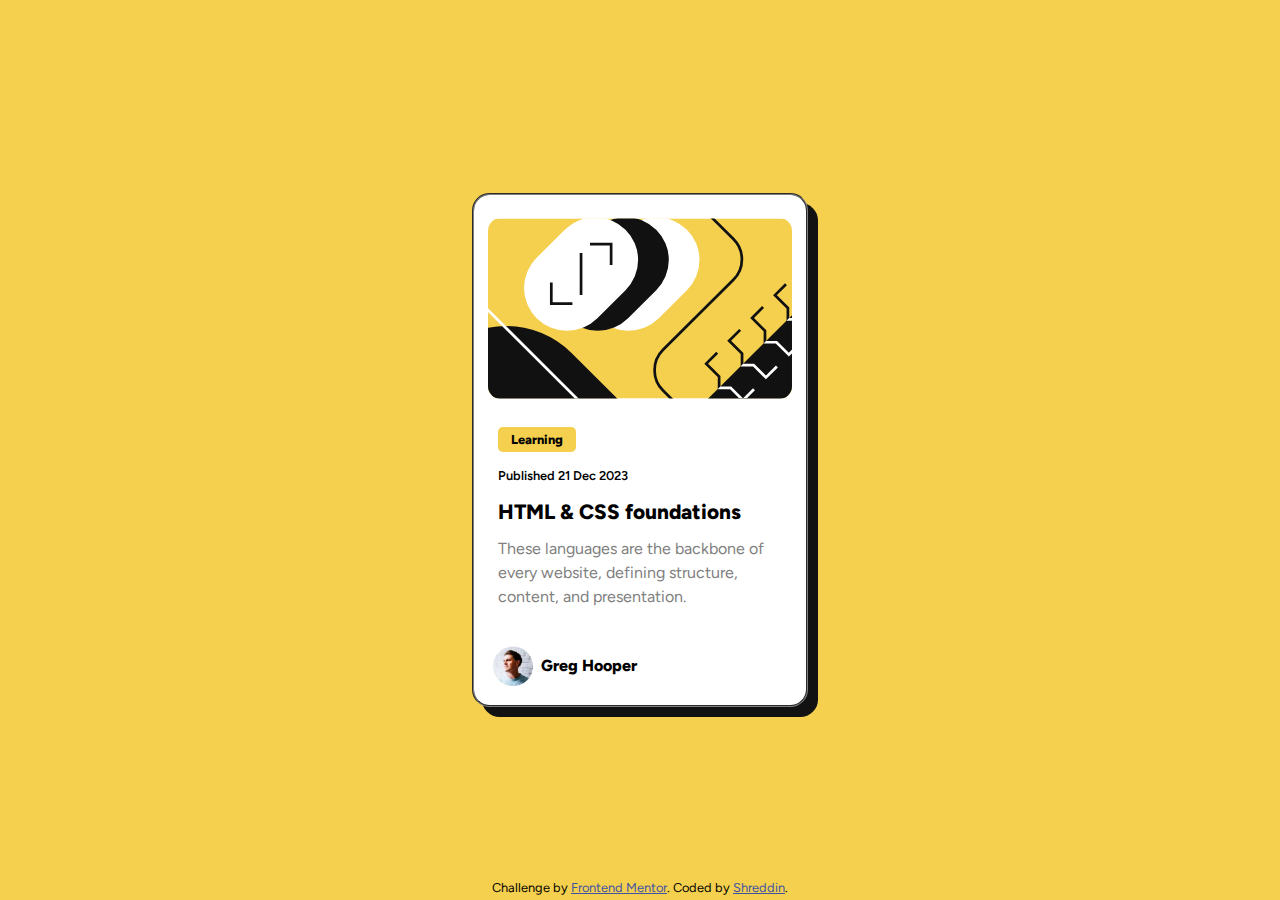
<file: Blog preview card/index.html>
<!DOCTYPE html>
<html lang="en">
	<head>
		<meta charset="UTF-8" />
		<meta name="viewport" content="width=device-width, initial-scale=1.0" />
		<!-- displays site properly based on user's device -->
		<link rel="icon" type="image/png" sizes="32x32" href="./images/favicon-32x32.png" />
		<title>Frontend Mentor | Blog preview card</title>
		<link rel="preconnect" href="https://fonts.googleapis.com" />
		<link rel="preconnect" href="https://fonts.gstatic.com" crossorigin />
		<link href="https://fonts.googleapis.com/css2?family=Figtree:wght@400;600;800&display=swap" rel="stylesheet" />
		<link rel="stylesheet" href="./style.css" />
	</head>

	<body>
		<main class="blog-container">
			<div class="blog-card">
				<div class="card-img">
          <img src="images/illustration-article.svg" alt="This is a blog image">
        </div>
				<div class="card-content">
					<p class="blog-tag">Learning</p>
					<p class="publish-date">Published 21 Dec 2023</p>
					<h1 class="blog-title">HTML & CSS foundations</h1>
					<p class="blog-text">
						These languages are the backbone of every website, defining structure, content, and presentation.
					</p>
				</div>
				<div class="author-info">
					<img class="avatar" src="./images/image-avatar.webp" alt="author avatar" />
					<p class="author-name">Greg Hooper</p>
				</div>
			</div>
		</main>

		<footer class="attribution">
			Challenge by <a href="https://www.frontendmentor.io?ref=challenge" target="_blank">Frontend Mentor</a>. Coded by
			<a href="#">Shreddin</a>.
		</footer>
	</body>
</html>
</file>
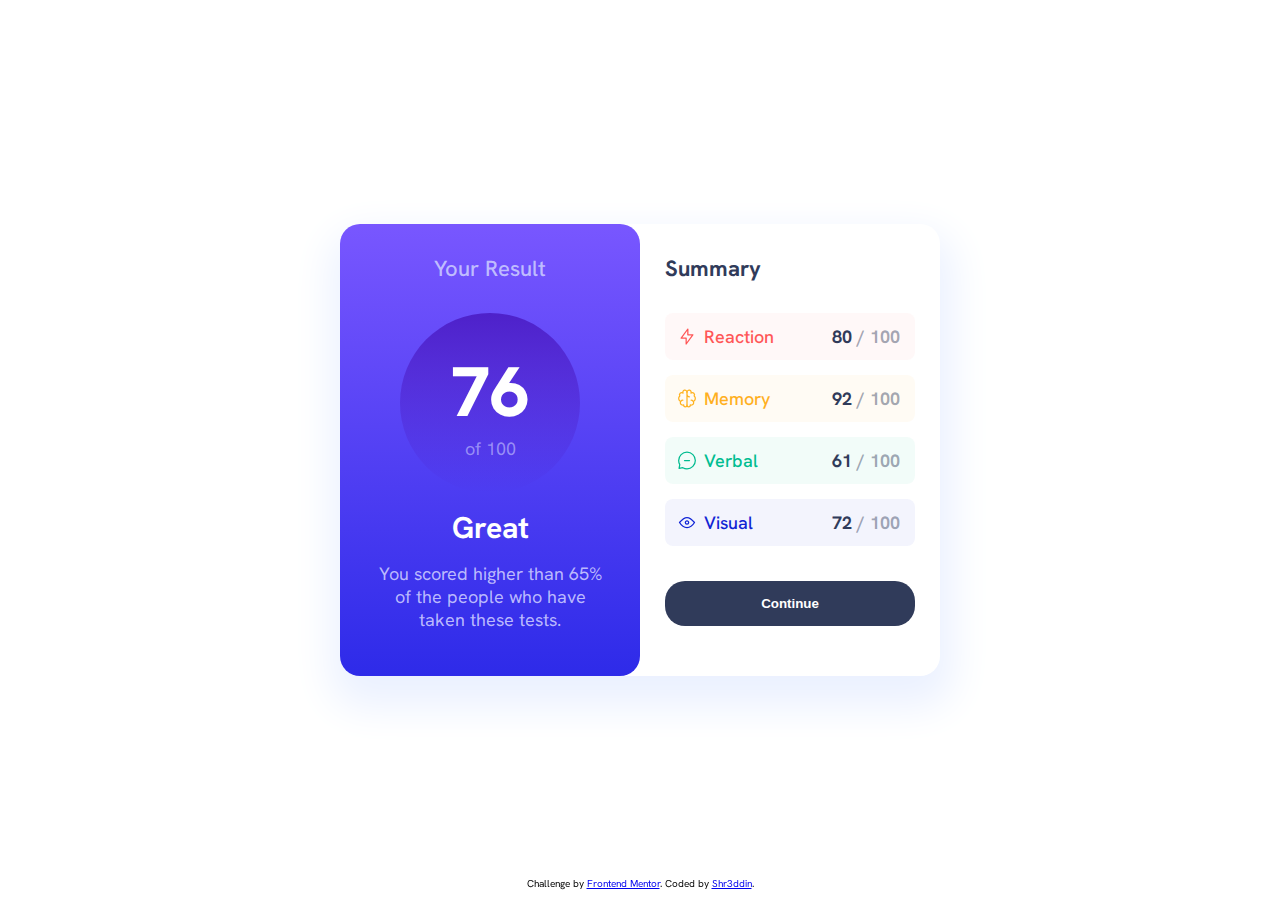
<file: Results summary component/index.html>
<!DOCTYPE html>
<html lang="en">

<head>
  <meta charset="UTF-8">
  <meta name="viewport" content="width=device-width, initial-scale=1.0">
  <link rel="icon" type="image/png" sizes="32x32" href="./assets/images/favicon-32x32.png">
  <title>Frontend Mentor | Results summary component</title>
  <link rel="preconnect" href="https://fonts.googleapis.com">
  <link rel="preconnect" href="https://fonts.gstatic.com" crossorigin>
  <link href="https://fonts.googleapis.com/css2?family=Hanken+Grotesk:wght@500;700;800&display=swap" rel="stylesheet">
  <link rel="stylesheet" href="./style.css">
</head>

<body>
  <main>
    <div class="wrapper">
      <div class="result-card">

        <div class="left-side">
          <h1 class="your-result">Your Result</h1>
          <div class="score">
            <p class="score-value">76</p>
            <p>of 100</p>
          </div>
          <p class="verbal-score">Great</p>
          <p class="text">You scored higher than 65% of the people who have taken these tests.</p>
        </div>

        <div class="right-side">
          <h3 class="summary-title">Summary</h3>
          <div class="traits-container">
            <div class="trait reaction">
              <img src="./images/icon-reaction.svg" alt="bolt icon">
              <p class="stat reaction-stat">Reaction</p>
              <p class="value react-value"><span>80</span> / 100</p>
            </div>
            <div class="trait memory">
              <img src="./images/icon-memory.svg" alt="bolt icon">
              <p class="stat memory-stat">Memory</p>
              <p class="value mem-value"><span>92</span> / 100</p>
            </div>
            <div class="trait verbal">
              <img src="./images/icon-verbal.svg" alt="bolt icon">
              <p class="stat verbal-stat">Verbal</p>
              <p class="value ver-value"><span>61</span> / 100</p>
            </div>
            <div class="trait visual">
              <img src="./images/icon-visual.svg" alt="bolt icon">
              <p class="stat visual-stat">Visual</p>
              <p class="value vis-value"><span>72</span> / 100</p>
            </div>
          </div>
          <button class="continue-btn">Continue</button>
        </div>

      </div>
    </div>

    <div class="attribution">
      Challenge by <a href="https://www.frontendmentor.io?ref=challenge" target="_blank">Frontend Mentor</a>.
      Coded by <a href="#">Shr3ddin</a>.
    </div>
  </main>

</body>

</html>
</file>
<file: Blog preview card/style.css>
*,
*::before,
*::after {
	box-sizing: border-box;
	margin: 0;
	padding: 0;
}

:root {
	/* colors */
	--primary: hsl(47, 88%, 63%);
	--White: hsl(0, 0%, 100%);
	--Grey: hsl(0, 0%, 50%);
	--Black: hsl(0, 0%, 7%);
}

body {
	font-family: 'Figtree', sans-serif;
	background-color: var(--primary);
}

.blog-container {
	display: flex;
	align-items: center;
	justify-content: center;
	min-height: 100vh;
}

.blog-card {
	display: flex;
	align-items: center;
	justify-content: center;
	flex-direction: column;
	width: 21rem;
	margin: 0 1rem;
	background-color: var(--White);
	border: 2px groove var(--Grey);
	box-shadow: 10px 10px var(--Black);
	border-radius: 1.1rem;
}

.card-img {
	padding-top: 1.4rem;
}

.card-img img {
	width: 19rem;
	border-radius: 0.8rem;
}

.card-content {
	padding: 1.5rem;
}

.blog-tag {
	display: inline-block;
	padding: 0.3rem 0.8rem;
	border-radius: 0.3rem;
	background-color: var(--primary);
	font-size: 0.8rem;
	font-weight: 800;
}

.publish-date {
	padding: 1rem 0;
	font-size: 0.8rem;
    font-weight: 600;
}

.blog-title {
	margin-bottom: 0.8rem;
	font-size: 1.3rem;
	font-weight: 800;
}

.blog-text {
	font-size: 1rem;
	line-height: 1.5;
	color: var(--Grey);
}

.author-info {
	display: flex;
	align-items: center;
	justify-content: start;
	width: 100%;
	padding: 0.8rem 0 1.2rem 1.2rem;
}

.avatar {
	height: 2.5rem;
	width: 2.5rem;
}

.author-name {
	padding-left: 0.5rem;
	font-weight: 800;
}

.attribution {
	position: absolute;
	width: 100%;
	bottom: 0.3rem;
	font-size: 0.8rem;
	text-align: center;
}

.attribution a {
	color: hsl(228, 45%, 44%);
}
</file>
<file: Results summary component/style.css>
* {
	box-sizing: border-box;
	margin: 0;
	padding: 0;
}

:root {
	/* colors */
	--light-red: hsl(0, 100%, 67%);
	--orangey-yellow: hsl(39, 100%, 56%);
	--green-teal: hsl(166, 100%, 37%);
	--cobalt-blue: hsl(234, 85%, 45%);

	/* gradients - backgrounds*/
	--light-slate-blue: hsl(252, 100%, 67%);
	--light-royal-blue: hsl(241, 81%, 54%);
	/* circle */
	--violet-blue: hsla(256, 72%, 46%, 1);
	--persian-blue: hsla(241, 72%, 46%, 0);

	--white: hsl(0, 0%, 100%);
	--pale-blue: hsl(221, 100%, 96%);
	--light-lavender: hsl(241, 100%, 89%);
	--dark-gray-blue: hsl(224, 30%, 27%);
}

html {
	font-size: 62.5%;
	scroll-behavior: smooth;
}

body {
	display: flex;
	align-items: center;
	justify-content: center;
	min-height: 100vh;
	font-family: 'Hanken Grotesk', sans-serif;
}

p {
	font-size: 1.8rem;
}

main {
	display: flex;
	align-items: center;
	justify-content: center;
	flex-direction: column;
}

.wrapper {
	display: flex;
	align-items: center;
	justify-content: center;
	margin: 0 auto;
	width: 100%;
	max-width: 144rem;
}

.result-card {
	display: flex;
	justify-content: center;
	width: 60rem;
	box-shadow: 2px 2rem 4rem 11px hsl(221, 100%, 96%);
	border-radius: 2rem;
}

/* LEFT SIDE */

.left-side {
	display: flex;
	align-items: center;
	justify-content: center;
	flex-direction: column;
	width: 50%;
	text-align: center;
	background-image: linear-gradient(to bottom, hsl(252, 100%, 67%), hsl(241, 81%, 54%));
	border-radius: 2rem;
}

.score {
	display: flex;
	align-items: center;
	justify-content: center;
	flex-direction: column;
	width: 18rem;
	height: 18rem;
	background-image: linear-gradient(to bottom, hsla(256, 72%, 46%, 1), hsla(241, 72%, 46%, 0));
	border-radius: 50%;
}

.left-side .your-result {
	display: flex;
	align-items: center;
	justify-content: center;
	margin: 3rem 0;
	font-size: 2.2rem;
	font-weight: 500;
	color: hsla(241, 100%, 89%, 0.925);
}

.left-side .score-value {
	font-size: 7rem;
	font-weight: 800;
	color: var(--white);
}

.score p {
	color: hsla(241, 100%, 89%, 0.61);
}

.left-side .verbal-score {
	margin: 1.5rem 0;
	color: var(--white);
	font-size: 3rem;
	font-weight: 700;
}

.text {
	padding: 0 3rem 4.5rem;
	color: hsla(241, 100%, 89%, 0.925);
}

/* RIGHT SIDE */
.right-side {
	display: flex;
	flex-direction: column;
	width: 50%;
	padding: 0 2.5rem;
}

.summary-title {
	margin: 3rem 0;
	color: var(--dark-gray-blue);
	font-size: 2.2rem;
	font-weight: 700;
}

.traits-container {
	display: flex;
	flex-direction: column;
}

.trait {
	position: relative;
	display: flex;
	margin-bottom: 1.5rem;
	padding: 1.2rem;
	border-radius: 0.8rem;
	font-weight: 500;
}

.reaction {
	color: hsl(0, 100%, 67%);
	background-color: hsla(0, 100%, 67%, 0.044);
}

.memory {
	color: hsl(39, 100%, 56%);
	background-color: hsla(39, 100%, 56%, 0.05);
}

.verbal {
	color: hsl(166, 100%, 37%);
	background-color: hsla(166, 100%, 37%, 0.05);
}

.visual {
	color: hsl(234, 85%, 45%);
	background-color: hsla(234, 85%, 45%, 0.05);
}

.trait img {
	margin-right: 0.7rem;
}

.value {
	position: absolute;
	right: 15px;
	color: hsla(224, 30%, 27%, 0.445);
	font-weight: 700;
}

.value span {
	font-weight: bold;
	color: var(--dark-gray-blue);
}

.continue-btn {
	display: block;
	margin-top: 2rem;
	padding: 1.5rem;
	border-radius: 2rem;
	color: var(--white);
	font-weight: 700;
	border: none;
	background-color: var(--dark-gray-blue);
	cursor: pointer;
	transition: background-color 0.3s;
}

.continue-btn:hover {
	background-color: hsl(225, 30%, 21%);
	align-items: flex-end;
}

.attribution {
	position: fixed;
	bottom: 10px;
}

/* MOBILE */
@media (max-width: 767px) {
	body {
		min-height: 100%;
	}

	p {
		font-size: 1.4rem;
	}

	.wrapper {
		max-width: 100%;
	}

	.result-card {
		flex-direction: column;
		align-items: center;
		width: 100%;
	}

	.left-side {
		justify-content: flex-start;
		width: 100%;
		border-top-left-radius: 0;
		border-top-right-radius: 0;
	}

	.left-side .your-result {
		margin: 2rem 0;
		font-size: 1.8rem;
		font-weight: 500;
	}

	.score {
		width: 14rem;
		height: 14rem;
	}

	.left-side .score-value {
		font-size: 4.5rem;
	}

	.score p {
		font-size: 1.4rem;
	}

	.left-side .verbal-score {
		margin: 1.2rem 0;
		font-size: 2.5rem;
	}

	.text {
		padding: 0 6rem 3rem;
	}

	.left-side .verbal-score {
		margin: 1.5rem 0;
		color: var(--white);
		font-size: 3rem;
		font-weight: 700;
	}

	.right-side {
		width: 100%;
		padding: 0 2.5rem;
	}

	.summary-title {
		margin: 1.5rem 0;
		font-size: 1.8rem;
	}

	.trait {
		margin-bottom: 1rem;
		padding: 0.8rem;
	}

	.continue-btn {
		margin: 2rem 0;
		padding: 1.5rem;
	}

	.attribution {
		display: none;
	}
}
</file>
